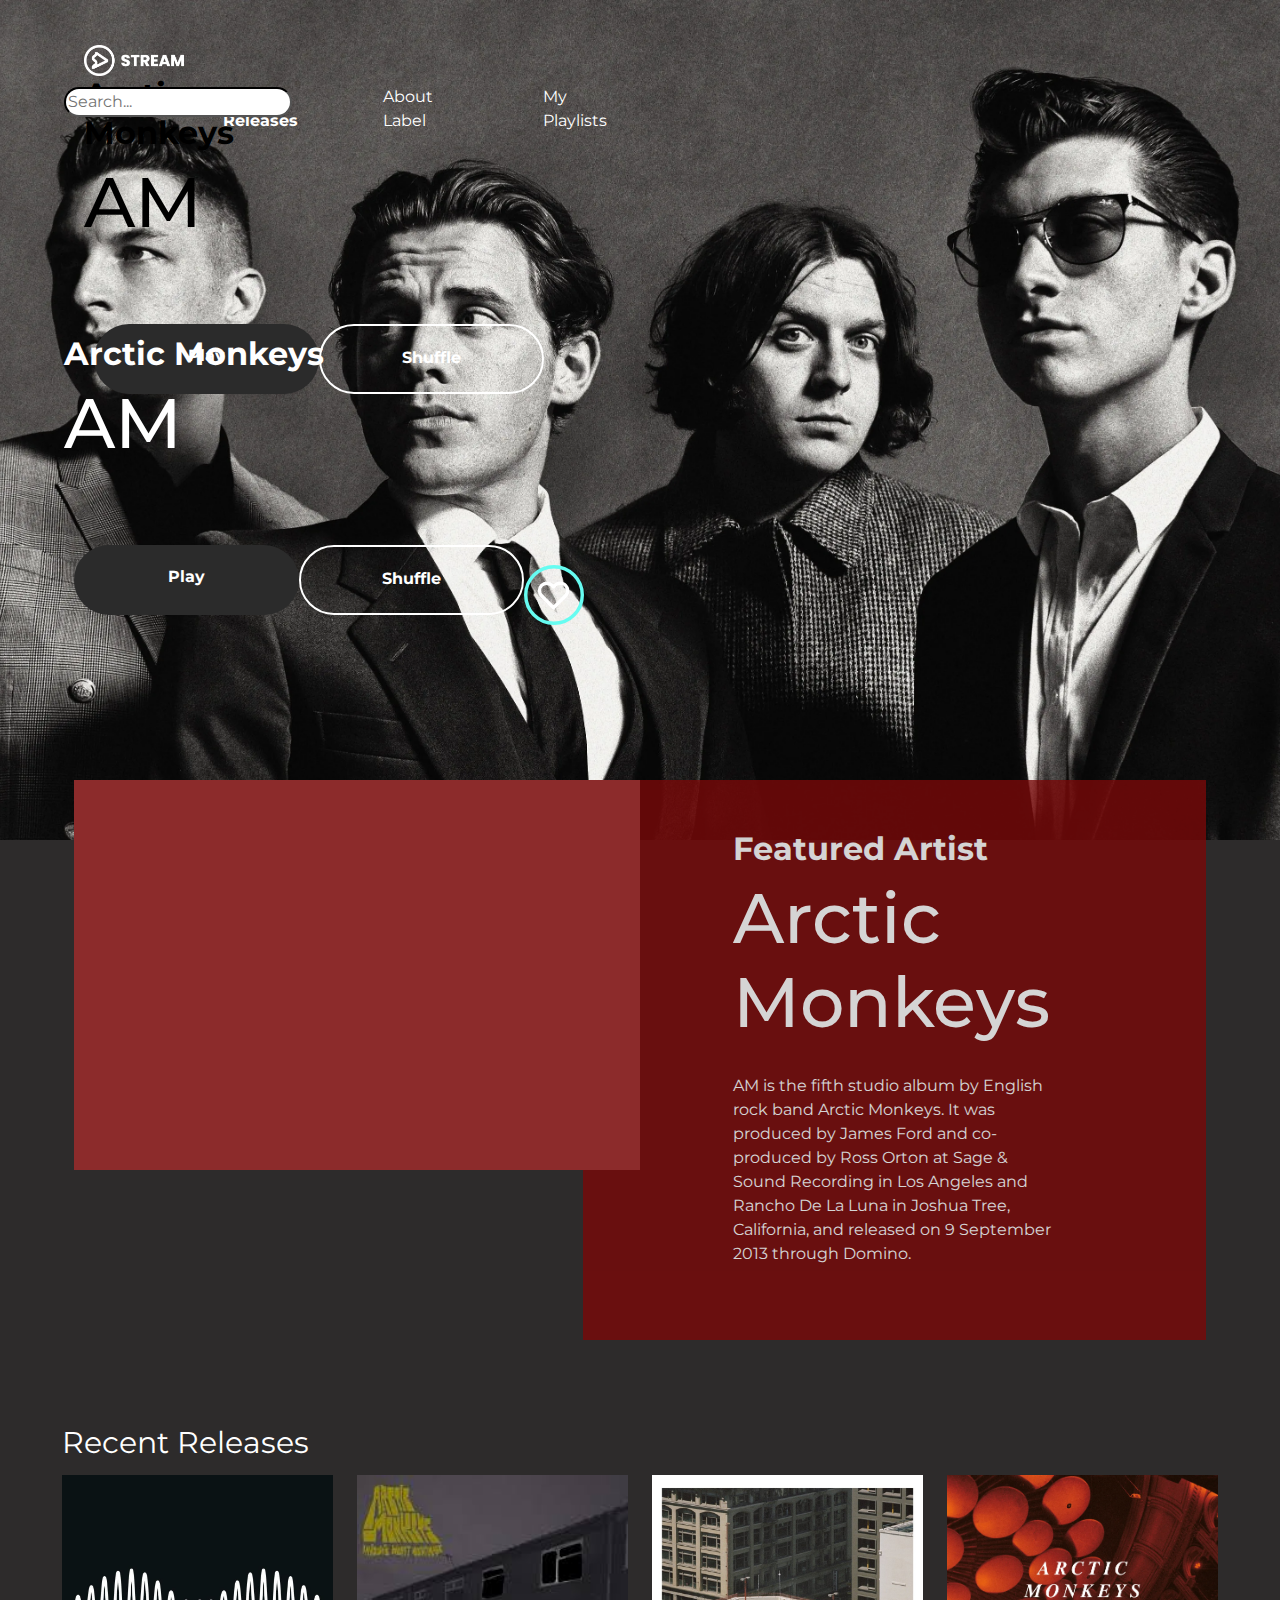
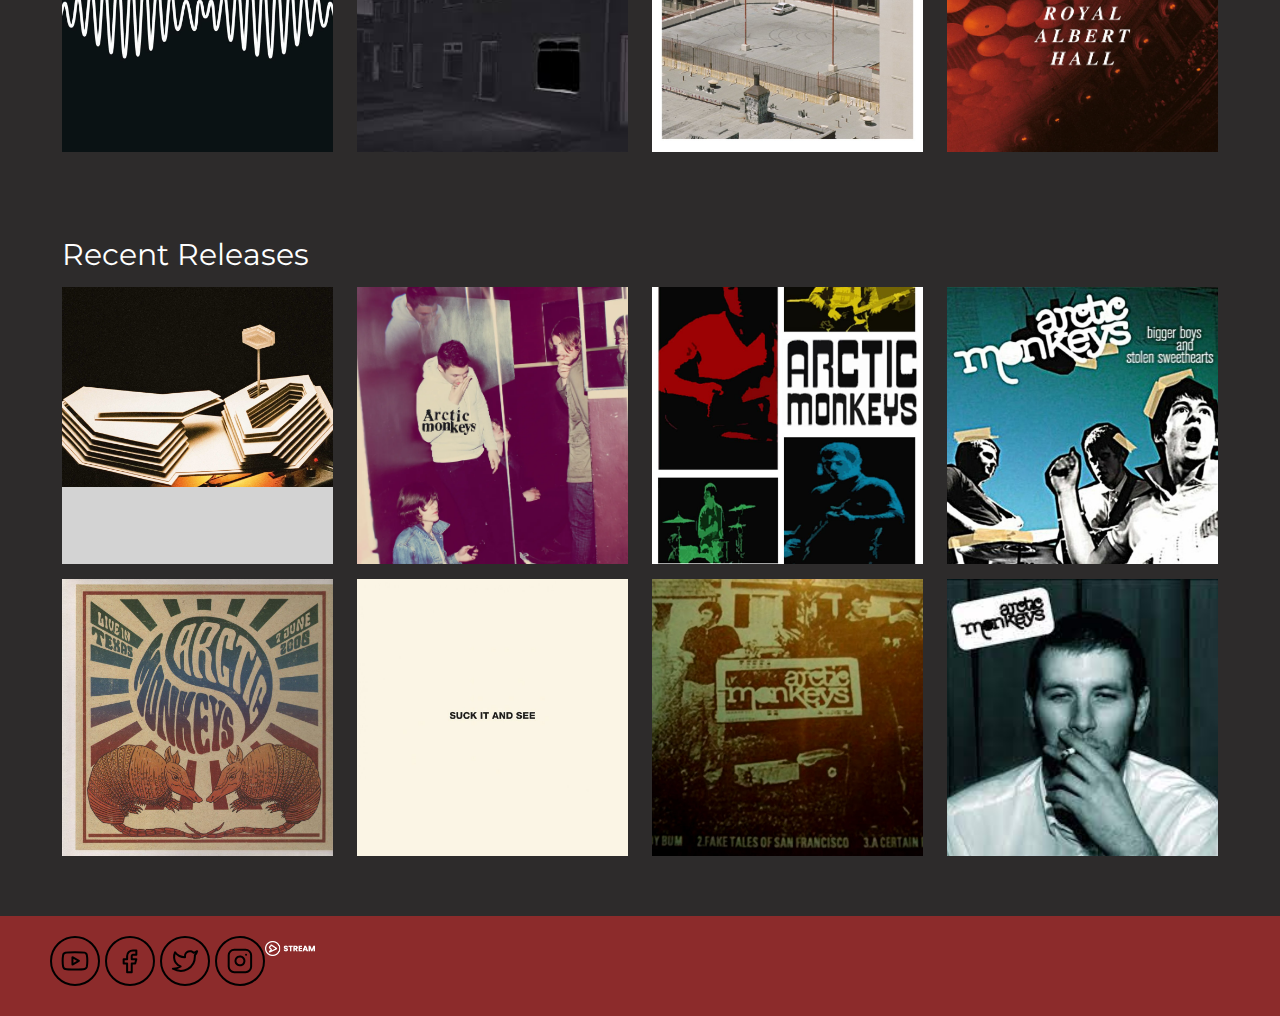
<file: index.html>
<!DOCTYPE html>
<html lang="en">
<head>
    <meta charset="UTF-8">
    <meta http-equiv="X-UA-Compatible" content="IE=edge">
    <meta name="viewport" content="width=device-width, initial-scale=1.0">
    <title>Final Project</title>

 
    <link rel="stylesheet" href="https://cdn.jsdelivr.net/npm/bootstrap@5.2.3/dist/css/bootstrap.min.css">
    <script src="https://cdn.jsdelivr.net/npm/bootstrap@5.2.3/dist/js/bootstrap.min.js"></script>
    
    <link rel="preconnect" href="https://fonts.googleapis.com">
    <link rel="preconnect" href="https://fonts.gstatic.com" crossorigin>
    <link href="https://fonts.googleapis.com/css2?family=Montserrat:wght@400;500;600;700&display=swap" rel="stylesheet">
    
   <link rel="stylesheet" href="/css/main.css">

</head>
<body>

    <header>
 <nav>
    <div Class="logo">
    <img width="100px" src="Assets/Logo/stream_logo_white.png" alt="Logo">   <h2>Arctic Monkeys</h2>
        <h1>AM</h1>
      <div class="h-buttons">  <div class="button normal">Play</div>
        <div class="button inverted">Shuffle</div>
 </div> 
        </div>
    <div class="nav-con">
        <ul>
     <a href="index.html"> <li class="active" >Recent Releases</li></a>
    
<a href="pages/about.html">  <li>About Label</li></a>
     <a href="pages/myplaylists.html"> <li>My Playlists</li></a>
    </ul>
  </div>
        <input type="text" placeholder="Search..."> 
</nav>


        <h2>Arctic Monkeys</h2>
        <h1>AM</h1>
      <div class="h-buttons">  <div class="button normal">Play</div>
        <div class="button inverted">Shuffle</div>
 </div> 
 <img width="60px"  src="Assets/Icons/heart_icon.svg" alt="Like"> 
   
</header>

<div class="container-fluid"> 
    <div class="row ">
        <div class="col-12 flex">
            <div class="left-side"> 
                <iframe width="800" height="390" src="https://www.youtube.com/embed/1FPkz0m2WOs" title="YouTube video player" frameborder="0" allow="accelerometer; autoplay; clipboard-write; encrypted-media; gyroscope; picture-in-picture; web-share" allowfullscreen></iframe>

            </div>

    <div class="right-side"> <h2>Featured Artist</h2>
            <h1>Arctic Monkeys</h1>
            <p>AM is the fifth studio album by English rock band Arctic Monkeys. It was produced by James Ford and co-produced by Ross Orton at Sage & Sound Recording in Los Angeles and Rancho De La Luna in Joshua Tree, California, and released on 9 September 2013 through Domino.</p>
                
    </div>
            
           </div> 
        </div> 
     </div>


         <div class="row">
            <div class="section-head"> Recent Releases</div>
           
         </div>
<div class="row">
    <div class="col-3">
        <div class="col-box3">
            <div class="thumbnail1">
                <div class="overlay">
                    <div class="icon"></div>
            <div class="content">
                <h3>AM</h3>
                <p> Arctic Monkeys</p>
                <img width="30px"  src="Assets/Icons/heart_icon_smal.svg" alt="Like">
            </div>
                </div>
            </div>
        </div>
    </div>

<div class="col-3">
        <div class="col-box3">
            <div class="thumbnail2">
                <div class="overlay">
                    <div class="icon"></div>
            <div class="content">
                <h3>Favourite Worst Nightmare</h3>
                <p> Arctic Monkeys</p>
                <img width="30px"  src="Assets/Icons/heart_icon_smal.svg" alt="Like">
            </div>
                </div>
            </div>
        </div>
    </div>
    
    <div class="col-3">
        <div class="col-box3">
            <div class="thumbnail3">
                <div class="overlay">
                    <div class="icon"></div>
            <div class="content">
                <h3>The Car</h3>
                <p> Arctic Monkeys</p>
                <img width="30px"  src="Assets/Icons/heart_icon_smal.svg" alt="Like">
            </div>
                </div>
            </div>
        </div>
    </div>

    <div class="col-3">
        <div class="col-box3">
            <div class="thumbnail4">
                <div class="overlay">
                    <div class="icon"></div>
            <div class="content">
                <h3>Royal Albert Hall</h3>
                <p> Arctic Monkeys</p>
                <img width="30px"  src="Assets/Icons/heart_icon_smal.svg" alt="Like">
            </div>
                </div>
            </div>
        </div>
    </div>

</div>

<div class="row">
    <div class="section-head"> Recent Releases</div>
   
 </div>

 <div class="row">
    <div class="col-3">
        <div class="col-box3">
            <div class="thumbnail5">
                <div class="overlay">
                    <div class="icon"></div>
            <div class="content">
                <h3>Tranquility Base Hotel and Casino</h3>
                <p> Arctic Monkeys</p>
                <img width="30px"  src="Assets/Icons/heart_icon_smal.svg" alt="Like">
            </div>
                </div>
            </div>
        </div>
    </div>

<div class="col-3">
        <div class="col-box3">
            <div class="thumbnail6">
                <div class="overlay">
                    <div class="icon"></div>
            <div class="content">
                <h3>Humbug</h3>
                <p> Arctic Monkeys</p>
                <img width="30px"  src="Assets/Icons/heart_icon_smal.svg" alt="Like">
            </div>
                </div>
            </div>
        </div>
    </div>
    
    <div class="col-3">
        <div class="col-box3">
            <div class="thumbnail7">
                <div class="overlay">
                    <div class="icon"></div>
            <div class="content">
                <h3>At the Apollo</h3>
                <p> Arctic Monkeys</p>
                <img width="30px"  src="Assets/Icons/heart_icon_smal.svg" alt="Like">
            </div>
                </div>
            </div>
        </div>
    </div>

    <div class="col-3">
        <div class="col-box3">
            <div class="thumbnail8">
                <div class="overlay">
                    <div class="icon"></div>
            <div class="content">
                <h3>Bigger Boys and stolen Sweethearts</h3>
                <p> Arctic Monkeys</p>
                <img width="30px"  src="Assets/Icons/heart_icon_smal.svg" alt="Like">
            </div>
                </div>
            </div>
        </div>
    </div>

</div>

<div class="row">
    <div class="col-3">
        <div class="col-box3">
            <div class="thumbnail9">
                <div class="overlay">
                    <div class="icon"></div>
            <div class="content">
                <h3>Live in Texas: 7 June 2006</h3>
                <p> Arctic Monkeys</p>
                <img width="30px"  src="Assets/Icons/heart_icon_smal.svg" alt="Like">
            </div>
                </div>
            </div>
        </div>
    </div>

<div class="col-3">
        <div class="col-box3">
            <div class="thumbnail10">
                <div class="overlay">
                    <div class="icon"></div>
            <div class="content">
                <h3>Suck It and See</h3>
                <p> Arctic Monkeys</p>
                <img width="30px"  src="Assets/Icons/heart_icon_smal.svg" alt="Like">
            </div>
                </div>
            </div>
        </div>
    </div>
    
    <div class="col-3">
        <div class="col-box3">
            <div class="thumbnail11">
                <div class="overlay">
                    <div class="icon"></div>
            <div class="content">
                <h3>Beneath the Broadwalk</h3>
                <p> Arctic Monkeys</p>
                <img width="30px"  src="Assets/Icons/heart_icon_smal.svg" alt="Like">
            </div>
                </div>
            </div>
        </div>
    </div>

    <div class="col-3">
        <div class="col-box3"><div class="thumbnail12">
            <div class="overlay">
                <div class="icon"></div>
        <div class="content">
            <h3>Whatever People Say I am, I'm Not</h3>
            <p> Arctic Monkeys</p>
            <img width="30px"  src="Assets/Icons/heart_icon_smal.svg" alt="Like">
        </div>
            </div>
        </div></div>
    </div>

</div>

   </div>

 <footer> 
    <img width="50px" src="Assets/Logo/stream_logo_white.png" alt="Logo">    
<diV class="social">
    <img width="50px" src="Assets/Icons/Icons/social/youtube_icon.svg" alt="Youtube">
<img width="50px" src="Assets/Icons/Icons/social/facebook_icon.svg" alt="Facebook">
<img width="50px" src="Assets/Icons/Icons/social/twitter_icon.svg" alt="Twitter">
<img width="50px" src="Assets/Icons/Icons/social/instagram_icon.svg" alt="Instagram">
</diV>

</footer>
 
    

</body>
</html>
</file>
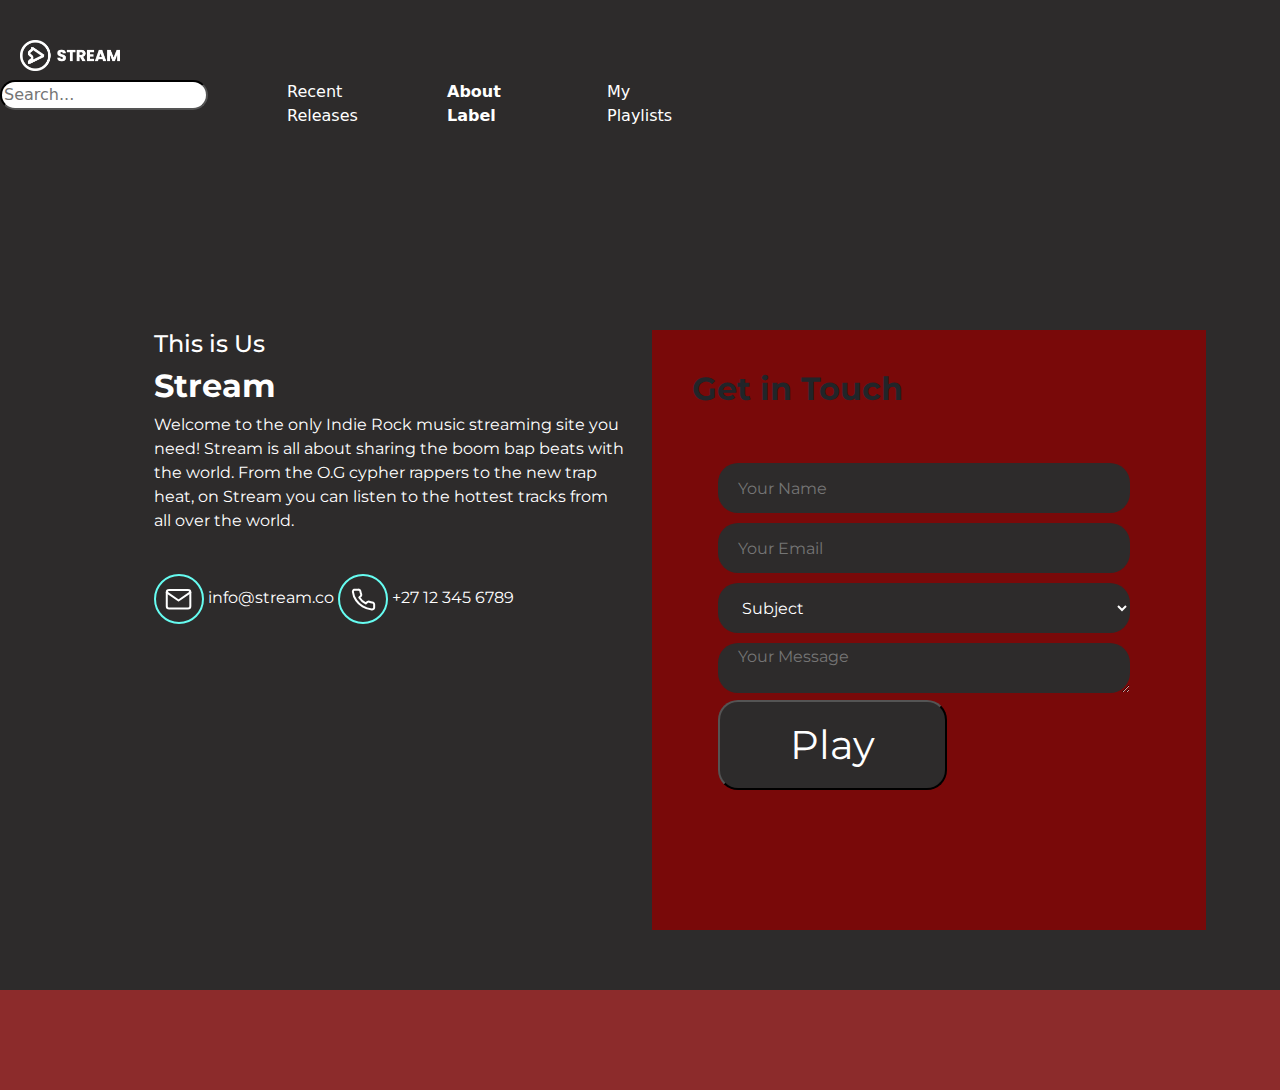
<file: pages/about.html>
<!DOCTYPE html>
<html lang="en">
<head>
    <meta charset="UTF-8">
    <meta http-equiv="X-UA-Compatible" content="IE=edge">
    <meta name="viewport" content="width=device-width, initial-scale=1.0">
    <title>about page </title>

    <link rel="stylesheet" href="https://cdn.jsdelivr.net/npm/bootstrap@5.2.3/dist/css/bootstrap.min.css">
    <script src="https://cdn.jsdelivr.net/npm/bootstrap@5.2.3/dist/js/bootstrap.min.js"></script>
    <link rel="preconnect" href="https://fonts.googleapis.com">
    <link rel="preconnect" href="https://fonts.gstatic.com" crossorigin>
    <link href="https://fonts.googleapis.com/css2?family=Montserrat:wght@400;500;600;700&display=swap" rel="stylesheet">
    
   <link rel="stylesheet" href="/css/main.css"
</head>


<body>
 
    <nav>
        <div Class="logo">
        <img width="100px" src="/Assets/Logo/stream_logo_white.png" alt="Logo"> 
            </div>
        <div class="nav-con">
            <ul>
         <a href="/index.html"> <li>Recent Releases</li></a>
        
    <a href="/pages/about.html">  <li class="active">About Label</li></a>
         <a href="/pages/myplaylists.html"> <li>My Playlists</li></a>
        </ul>
      </div>
            <input type="text" placeholder="Search..."> 
    </nav>

<div class="container-fluid">
    <div class="row">
       <div class="col-6 text"> 
                  <div class="col-box1">
               <h4>This is Us</h4>
                 <h2>Stream </h2>
                <p>Welcome to the only Indie Rock music streaming site you need! Stream is all about sharing the boom bap beats with the world. From the O.G cypher rappers to the new trap heat, on Stream you can listen to the hottest tracks from all over the world.  </p>

                <div class="contact">
                <img width="50px" src="/Assets/Icons/email_icon.svg" alt="email"> 
            info@stream.co
            <img width="50px" src="/Assets/Icons/phone_icon.svg" alt="Logo"> 
            +27 12 345 6789
            </div>

                <iframe src="https://www.google.com/maps/embed?pb=!1m18!1m12!1m3!1d2485.8658846301155!2d-0.12144388442138052!3d51.46061877962748!2m3!1f0!2f0!3f0!3m2!1i1024!2i768!4f13.1!3m3!1m2!1s0x48760442ef03ffff%3A0x73d4a0e84c6b1695!2sArctic%20Monkeys%3A%2010%20Piece%20Brass%20Band!5e0!3m2!1sen!2sza!4v1680966133748!5m2!1sen!2sza" width="800" height="350" style="border:0;" allowfullscreen="" loading="lazy" referrerpolicy="no-referrer-when-downgrade"></iframe>
           </div> 
        </div> 

        
        <div class="col-6">
            <div class="col-box2">
               <h2>Get in Touch</h2>
                <form>
                    
                    <input  class ="input-el" type="Text" placeholder="Your Name" required>
                    <input  class ="input-el" type="email" placeholder="Your Email" required>
                    <select class ="input-el" required>
                        <option > option 1</option>
                        <option > option 2</option>
                        <option > option 3</option>
                        <option selected="selected"> Subject</option>
                    </select>
                    
                    <textarea class ="input-el" placeholder="Your Message" rows="10"></textarea>

                    <button  class ="playbutton" type="submit"> Play</button>
                    
                </form>
            </div>
            </div>
     </div>

</div>

<footer></footer>



</body>
</html>
</file>
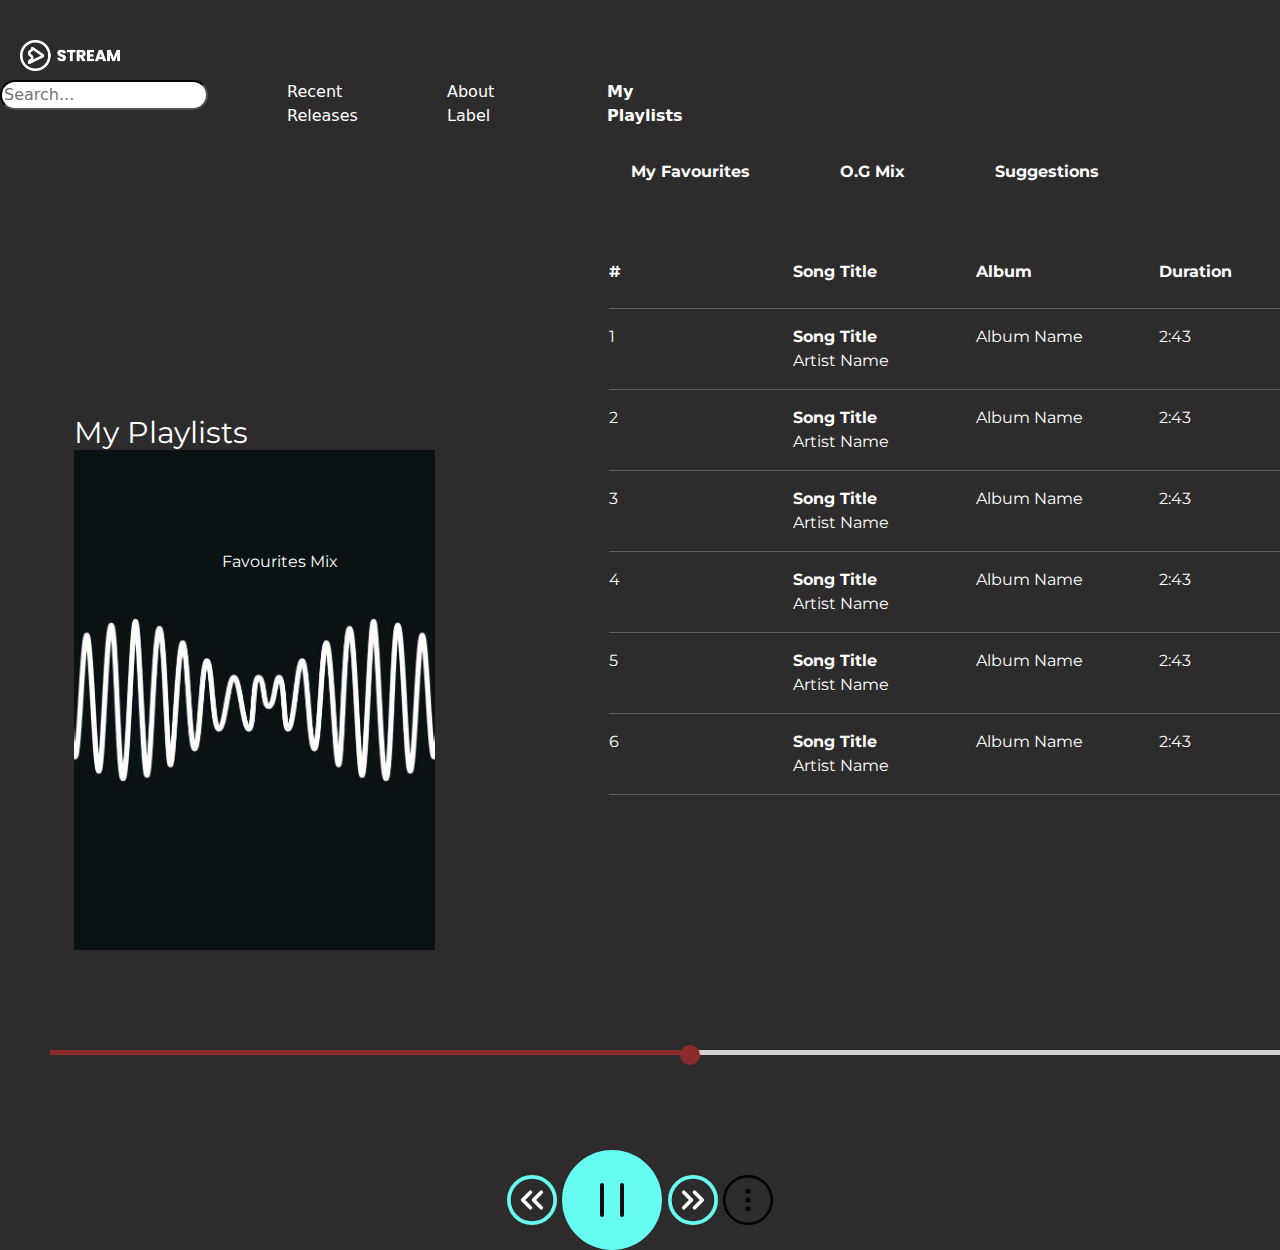
<file: pages/myplaylists.html>
<!DOCTYPE html>
<html lang="en">
<head>
    <meta charset="UTF-8">
    <meta http-equiv="X-UA-Compatible" content="IE=edge">
    <meta name="viewport" content="width=device-width, initial-scale=1.0">
    <title>My Playlists page </title>

    <link rel="stylesheet" href="https://cdn.jsdelivr.net/npm/bootstrap@5.2.3/dist/css/bootstrap.min.css">
    <script src="https://cdn.jsdelivr.net/npm/bootstrap@5.2.3/dist/js/bootstrap.min.js"></script>
    
    <link rel="preconnect" href="https://fonts.googleapis.com">
    <link rel="preconnect" href="https://fonts.gstatic.com" crossorigin>
    <link href="https://fonts.googleapis.com/css2?family=Montserrat:wght@400;500;600;700&display=swap" rel="stylesheet">
   

    <link rel="stylesheet" href="/css/main.css">

</head>
<body>
    <nav>
        <div Class="logo">
        <img width="100px" src="/Assets/Logo/stream_logo_white.png" alt="Logo"> 
            </div>
        <div class="nav-con">
            <ul>
         <a href="/index.html"> <li>Recent Releases</li></a>
        
    <a href="/pages/about.html">  <li>About Label</li></a>
         <a href="/pages/myplaylists.html"> <li class="active">My Playlists</li></a>
        </ul>
      </div>
            <input type="text" placeholder="Search..."> 
    </nav>
       

    <div class="container-fluid">
<div class="row"> 
    <div class="col-4">
      <div class="section-head">
My Playlists
</div>  
        <div class="col-box4">Favourites Mix</div>
        
    </div>

    <div class="col-8">
        <div class="col-box8">
        <div>
            <nav>
            <div class="nav-bar">
            <ul>
                <li> My Favourites </li>
                <li> O.G Mix </li>
               <li>Suggestions</li>
                
            </ul>
        </div>
        </nav> 
    </div>


<div class="playlist">
    <div style="columns: 5;">
        <p><b>#</b></p>
        <p><b>Song Title</b></p>
        <p><b>Album </b></p>
        <p><b>Duration</b></p>
        <p></p>
    </div>
    <hr>
    <div style="columns: 5;">
        <p>1</p>
        <p><b>Song Title</b><br>Artist Name</p>
        <p>Album Name</p>
        <p>2:43</p>
        <p>...</p>
    </div>
    <hr>
    <div style="columns: 5;">
        <p>2</p>
        <p><b>Song Title</b><br>Artist Name</p>
        <p>Album Name</p>
        <p>2:43</p>
        <p>...</p>
    </div>
    <hr>
    <div style="columns: 5;">
        <p>3</p>
        <p><b>Song Title</b><br>Artist Name</p>
        <p>Album Name</p>
        <p>2:43</p>
        <p>...</p>
    </div>
    <hr>
    <div style="columns: 5;">
        <p>4</p>
        <p><b>Song Title</b><br>Artist Name</p>
        <p>Album Name</p>
        <p>2:43</p>
        <p>...</p>
    </div>
    <hr>
    <div style="columns: 5;">
        <p>5</p>
        <p><b>Song Title</b><br>Artist Name</p>
        <p>Album Name</p>
        <p>2:43</p>
        <p>...</p>
    </div>
    <hr>
    <div style="columns: 5;">
        <p>6</p>
        <p><b>Song Title</b><br>Artist Name</p>
        <p>Album Name</p>
        <p>2:43</p>
        <p>...</p>
    </div>
    <hr>
</div>




</div>

    </div>
</div>
    </div>

    <div class="player-line">
        <div class="line">
            <div class="inner-line"></div>
        </div>
        <div class="marker"></div>
    </div>
<div class="play">
    <img width="50px" src="/Assets/Icons/previous_icon.svg" alt="Logo"> 
    <img width="100px" src="/Assets/Icons/pause_icon.svg" alt="Logo"> 
    <img width="50px" src="/Assets/Icons/next_icon.svg" alt="Logo">            
    <img width="50px" src="/Assets/Icons/Icons/media/options_media_icon.svg" alt="Logo"> 
  </div>  
</body>
</html>
</file>
<file: css/main.css>
body{
    background-color:#2d2b2b;
}
h2{
    font-weight:700;
}
h1{
    font-size: 70px;
    margin-bottom: 30px;
}
nav{
    width: 100%;
    height: 20px;
    padding-bottom: 300px;
    padding-right: 50px;
    margin-right: 50px;
    color: white;
    padding-top: 30px;

   
}
.nav-con{
    width: 600px;
    height: 2px;
    float:right;
    margin-right: 10px;
  
}
.logo{
width:20%;
height: 50px;
float: left;
padding-left: 20px;
color: black;
padding-bottom: 10px;
padding-top: 10px;
font-weight:700 ;

}



.nav-con{
    width: 1000px;
    height: 2px;
    float:right;
    margin-right: 10px;
  ;
}
.nav-con ul{
list-style: none;
}

.nav-con li{
float: left;
width: 100px;
height: 20px;
padding-left: 5px;
padding-right:10px;
margin-left: 30px; 
margin-right: 30px;

width: 100px;
color: white;
}

.nav-con li:hover{
color: white;
cursor: pointer;
}
input{
    float:left;
    border-color: black;
border-radius: 20px;
margin-right: 10px;
} 

header{
    width: 100%;
    height: 840px;
    background-image:url('../Assets/cover-image/Arctic-Monkeys-Widescreen.webp');
    background-position: center;
    background-size: cover;
    padding-top: 5px;
    padding-left: 5%;
    padding-right: 5%;
    font-family: 'Montserrat', sans-serif;
    color: white;
}

.h-buttons{
    width: 900px;
    height: 70px;
   
}
.button{
    height: 70px;
text-align: center;
padding-top: 20px;
font-weight: bold;
float: left;
margin-top: 50px;
border-radius: 40PX;

 }

 .normal{
    width: 225px;
    background-color: #2b2b2b;
    color: white;
    text-align: center;
    float: left;
    margin-left: 10px;

}
.normal:hover{
    cursor: pointer;
    background-color:lightgray;
    color: white;
    border:2px solid #2b2b2b;
    padding-top: 20px !important;
 }
 .inverted{
    width: 225px;
     border: 2px solid #2b2b2b;
    padding-bottom: 5px;
    border-color: white;
    color: white;
    }
.inverted:hover{
    cursor: pointer;
    background-color:#2b2b2b;
    color: white;
    }


.row{
    margin-left: 50px;
    margin-right: 50px;
    font-family: 'Montserrat', sans-serif;
}

      

.col-box3{

    width: 100%;
       height: 277px;
       background-color: lightgrey;
       text-align: center;
       margin-top: 15px;
       
}
.section-head{
    width: 100%;
    height:40px;
    margin-top: 80px;
    color: white;
    font-size: 30px;
}

.thumbnail1{
    width: 100%;
    height: 277px;
   background-image: url('../Assets/album-covers/AM.jpg');
 background-position: center;
   background-size: cover;
   }

   .thumbnail2{
    width: 100%;
    height: 277px;
   background-image: url('../Assets/album-covers/favourite\ worst\ nightmare.jpg');
 background-position: center;
   background-size: cover;
   }
   .thumbnail3{
    width: 100%;
    height: 277px;
   background-image: url('../Assets/album-covers/the\ car.jpg');
 background-position: center;
   background-size: cover;
   }
   .thumbnail4{
    width: 100%;
    height: 277px;
   background-image: url('../Assets/album-covers/Arctic-Monkeys\ royal\ albert\ hall.webp');
 background-position: center;
   background-size: cover;
   }
   .thumbnail5{
    width: 100%;
    height: 200px;
   background-image: url('../Assets/album-covers/tranquility-base-hotel-and-casino.jpg');
 background-position: center;
   background-size: cover;
   }
   .thumbnail6{
    width: 100%;
    height: 277px;
   background-image: url('../Assets/album-covers/Humbug.webp');
 background-position: center;
   background-size: cover;
   }
   .thumbnail7{
    width: 100%;
    height: 277px;
   background-image: url('../Assets/album-covers/at\ the\ apollo.jpg');
 background-position: center;
   background-size: cover;
   }
   .thumbnail8{
    width: 100%;
    height: 277px;
   background-image: url('../Assets/album-covers/Bigger\ Boys\ and\ Stolen\ Sweethearts.jpg');
 background-position: center;
   background-size: cover;
   }
   .thumbnail9{
    width: 100%;
    height: 277px;
   background-image: url('../Assets/album-covers/Live\ in\ Texas\ 7\ June\ 2006.jpg');
 background-position: center;
   background-size: cover;
   }
   .thumbnail10{
    width: 100%;
    height: 277px;
   background-image: url('../Assets/album-covers/Suck\ It\ and\ See.jpg');
 background-position: center;
   background-size: cover;
   }
   .thumbnail11{
    width: 100%;
    height: 277px;
   background-image: url('../Assets/album-covers/beneath\ the\ broadwalk.webp');
 background-position: center;
   background-size: cover;
   }
   .thumbnail12{
    width: 100%;
    height: 277px;
   background-image: url('../Assets/album-covers/Whatever\ People\ Say\ I\ Am\,\ That\'s\ What\ I\'m\ Not.jpg');
 background-position: center;
   background-size: cover;
   }
   .overlay{
       width: 100%;
       height: 100%;
       background-color: rgba(0, 0, 0, 0.5);
       padding-top: 80px;
       opacity:0;
   }
   .overlay:hover{
       cursor: pointer;
       opacity: 1;
   }
   
   .icon{
       width: 60px;
       height: 60px;
       background-image: url('../Assets/Icons/play_icon.svg');
       border-radius: 50%;
       background-position: center;
       background-size: cover;
       margin: auto;
   
   }
   .content{
      
       width: 100%;
       height: 100px;
       background-color:#8c2b2b;
       color: white;
       padding-left: 25px;
       padding-top: 9px;
       margin-top: 50px;
       text-align: left;
   
   }

.flex{
	display: flex;
	align-items: space-between;
}

.left-side{
	width: 50%;
    height: 390px;   
    background-color: #8c2b2b;
    text-align: center;  
    z-index: 2;
	margin-top: -60px;
}

.right-side{
	Width: 57%;
	margin-left: -5%;
    height: 560px;
    padding-left: 150px;
    padding-right: 150px;
    padding-top: 50px;
    color: white;
    background-color: rgb(121, 9, 9);
       opacity: 80%;
    margin-top: -60px;
    
}
   
.col-box2{
    width:100%;
    height: 600px;
    background-color: rgb(121, 9, 9);
    padding-left: 40px;
    padding-top: 40px;

}
.col-box1{
    width:100%;
    height: 600px;
   color: white;
 padding-left: 80px;
}
form{
    width: 90%;
    margin: 0 auto;
    margin-top: 20px;
    padding-top: 5px;
    padding-right: 5px;
    padding-top: 25px;
    padding-bottom: 40px;
}

.input-el{
    width:90% ;
    height: 50px;
    margin-top: 10px;
    padding-left: 20px;
    border: none;
    border-radius: 20px;
    background-color: #2d2b2b;
color: white;
}

select{
    width: 90% !important;
}
.playbutton{
    width:50%;
    height:90px ;
    background-color: #2d2b2b;
    border-radius: 20px;
    color: white;
    font-size: 40px
}
  
.social{ 
    float:left;
}


.contact{
    padding-top: 25px;
    padding-bottom: 25px;
}

.col-box4{
    width: 100%;
    height: 500px;
   background-image: url('../Assets/album-covers/AM.jpg');
 background-position: center;
   background-size: cover;
   padding-left: 50px;
   color: white;
   font: size 70px;
   text-align: center;
   padding-top: 100px;
}
.col-box8{

    width: 500px;
    height: 600px;
    padding-left: 50px;
}
.nav-bar{
    width: 900px;
height: 30px;
font-weight: bold;
float: left;
margin-top: -200px;


}
.nav-bar ul{
    list-style: none;
   
    }
    
    .nav-bar li{
        padding-left: 90px; 
        float: left;
        }



.player-line{
    width:100%;
    height: 100px;
    margin-top: 100px;
    margin-left: 50px;
    margin-right:  50px;
    }
    
    .line{
        width:100%;
        height: 5px;
        background-color: lightgrey;
       
    }
    .inner-line{
        width:50%;
        height: 5px;
        background-color:#8c2b2b;
       
    }
    .marker{
        width:20px;
        height: 20px;
        background-color:#8c2b2b;
    border-radius: 50%;
    margin:0 auto ;
    margin-top: -10px;
       
    }

.playlist{
    display: flex;
    flex-direction: column;
    columns: 5;
    column-width: 10px;
    width: 900px;
    height: 30px;
    color: white;
    margin-top: -400px;
    margin-left: 100px;

}

.columns{

color: white;
float: left;


}


.active{
  font-weight: bold !important;
    color: white !important;

}
.play{
text-align: center;
}

footer{
    width: 100%;
    height: 100px;
    background-color: #8c2b2b;
    margin-top: 60px;
    padding-top: 20px;
    padding-bottom: 50px;
    padding-left: 50px;

}
</file>
